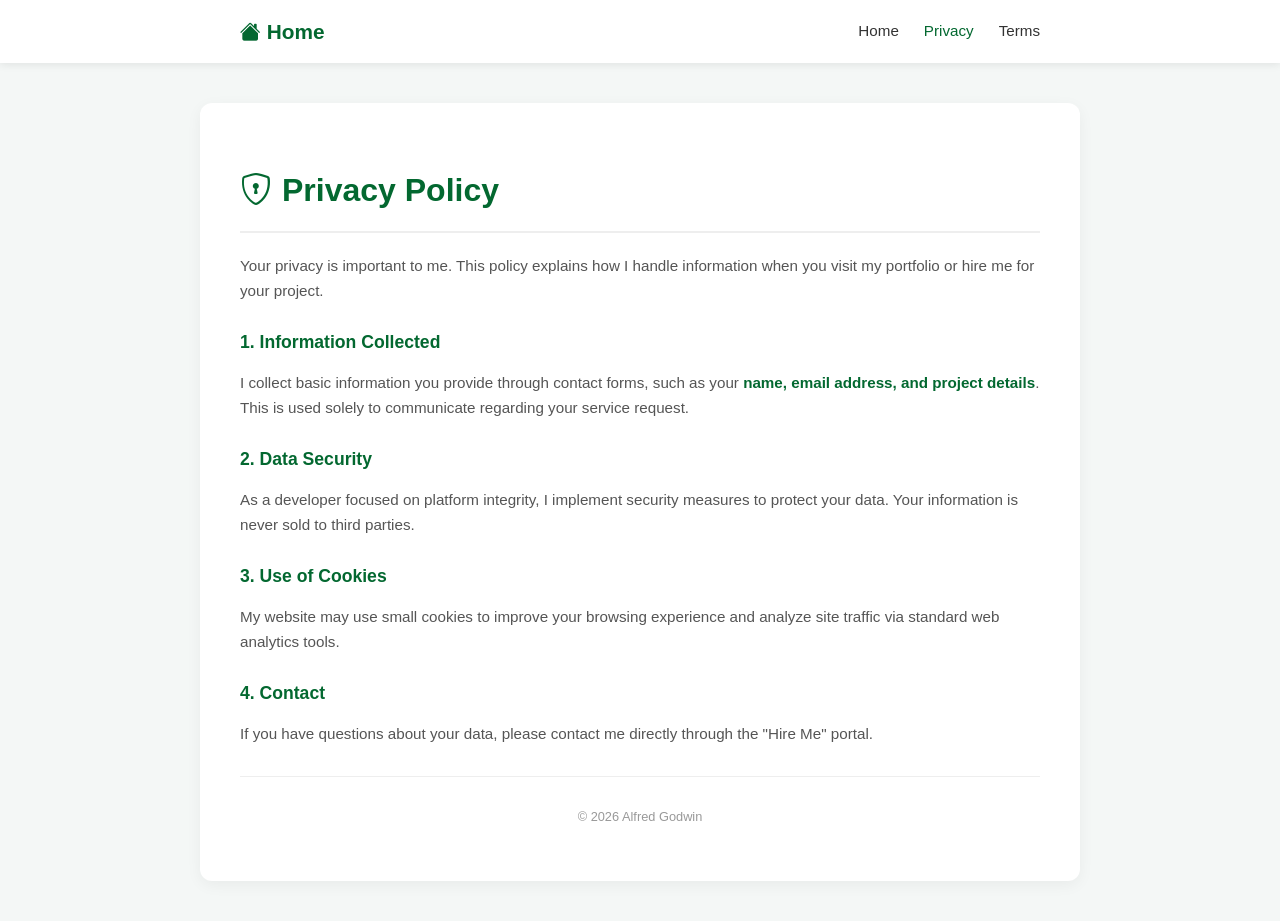
<file: privacy.html>
<!DOCTYPE html>
<html lang="en">
<head>
    <meta charset="UTF-8">
    <meta name="viewport" content="width=device-width, initial-scale=1.0">
    <title>Privacy Policy | Alfred Godwin</title>
    <link rel="stylesheet" href="https://cdn.jsdelivr.net/npm/bootstrap-icons@1.11.3/font/bootstrap-icons.min.css">
    <style>
        :root { --primary: #036830; --bg: #f4f7f6; --card: #ffffff; }
        body { font-family: 'Inter', sans-serif; background: var(--bg); color: #333; margin: 0; line-height: 1.6; }
        
        /* Header Navigation */
        header {
            background: var(--card);
            box-shadow: 0 2px 8px rgba(0,0,0,0.08);
            position: sticky;
            top: 0;
            z-index: 1000;
        }
        
        .header-container {
            max-width: 800px;
            margin: 0 auto;
            padding: 15px 20px;
            display: flex;
            justify-content: space-between;
            align-items: center;
        }
        
        .logo {
            font-size: 1.3rem;
            font-weight: 700;
            color: var(--primary);
            text-decoration: none;
        }
        
        nav {
            display: flex;
            gap: 25px;
        }
        
        nav a {
            text-decoration: none;
            color: #333;
            font-size: 0.95rem;
            font-weight: 500;
            transition: color 0.3s ease;
        }
        
        nav a:hover,
        nav a.active {
            color: var(--primary);
        }
        
        /* Main Content */
        main { padding: 40px 20px; }
        .container { max-width: 800px; margin: 0 auto; background: var(--card); padding: 40px; border-radius: 12px; box-shadow: 0 4px 15px rgba(0,0,0,0.05); }
        h1 { color: var(--primary); display: flex; align-items: center; gap: 10px; border-bottom: 2px solid #eee; padding-bottom: 15px; }
        h2 { color: var(--primary); font-size: 1.1rem; margin-top: 25px; }
        p, li { font-size: 0.95rem; color: #555; }
        .highlight { color: var(--primary); font-weight: 600; }
    </style>
</head>
<body>
    <header>
        <div class="header-container">
            <a href="index.html" class="logo"><i class="bi bi-house-fill"></i> Home</a>
            <nav>
                <a href="index.html">Home</a>
                <a href="privacy.html" class="active">Privacy</a>
                <a href="terms.html">Terms</a>
            </nav>
        </div>
    </header>
    
    <main>
    <div class="container">
        <h1><i class="bi bi-shield-lock"></i> Privacy Policy</h1>
        <p>Your privacy is important to me. This policy explains how I handle information when you visit my portfolio or hire me for your project.</p>

        <h2>1. Information Collected</h2>
        <p>I collect basic information you provide through contact forms, such as your <span class="highlight">name, email address, and project details</span>. This is used solely to communicate regarding your service request.</p>

        <h2>2. Data Security</h2>
        <p>As a developer focused on platform integrity, I implement security measures to protect your data. Your information is never sold to third parties.</p>

        <h2>3. Use of Cookies</h2>
        <p>My website may use small cookies to improve your browsing experience and analyze site traffic via standard web analytics tools.</p>

        <h2>4. Contact</h2>
        <p>If you have questions about your data, please contact me directly through the "Hire Me" portal.</p>
        
        <hr style="border: 0; border-top: 1px solid #eee; margin: 30px 0;">
        <p style="text-align: center; font-size: 0.8rem; color: #999;">&copy; 2026 Alfred Godwin</p>
    </div>
    </main>
</body>
</html>
</file>
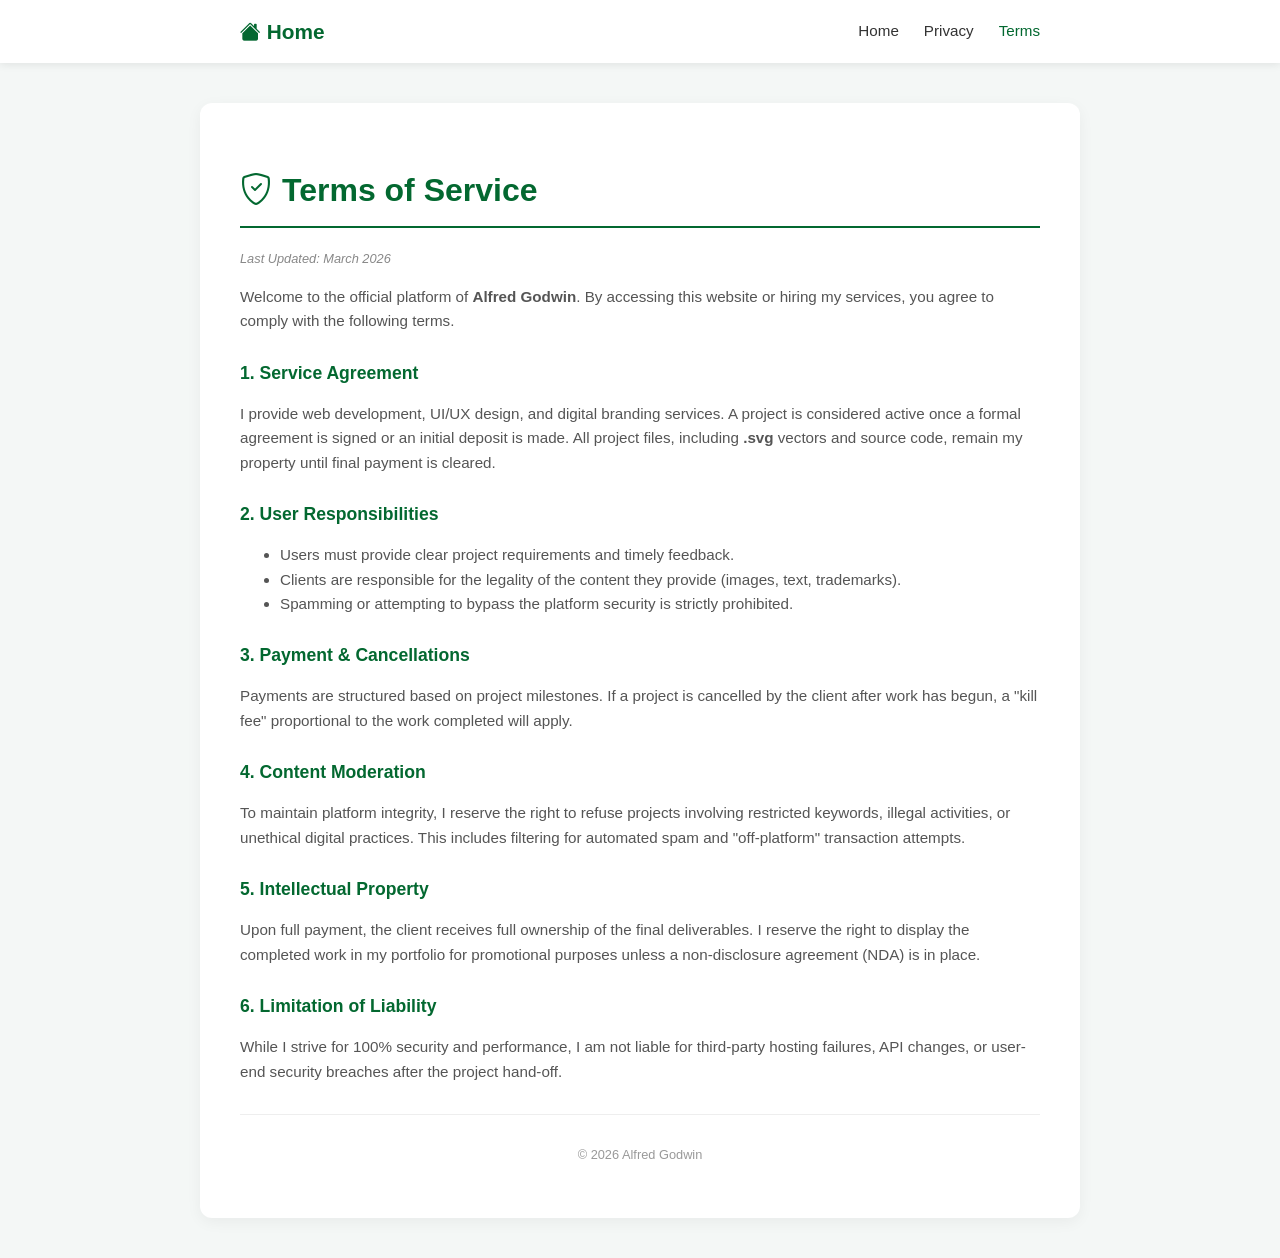
<file: terms.html>
<!DOCTYPE html>
<html lang="en">
<head>
    <meta charset="UTF-8">
    <meta name="viewport" content="width=device-width, initial-scale=1.0">
    <title>Terms of Service | Alfred Godwin Portfolio</title>
    <link rel="stylesheet" href="https://cdn.jsdelivr.net/npm/bootstrap-icons@1.11.3/font/bootstrap-icons.min.css">
    <style>
        :root {
            --primary: #036830;
            --bg: #f4f7f6;
            --card: #ffffff;
        }

        body {
            font-family: 'Inter', sans-serif;
            line-height: 1.6;
            color: #333;
            background-color: var(--bg);
            margin: 0;
        }

        /* Header Navigation */
        header {
            background: var(--card);
            box-shadow: 0 2px 8px rgba(0,0,0,0.08);
            position: sticky;
            top: 0;
            z-index: 1000;
        }
        
        .header-container {
            max-width: 800px;
            margin: 0 auto;
            padding: 15px 20px;
            display: flex;
            justify-content: space-between;
            align-items: center;
        }
        
        .logo {
            font-size: 1.3rem;
            font-weight: 700;
            color: var(--primary);
            text-decoration: none;
        }
        
        nav {
            display: flex;
            gap: 25px;
        }
        
        nav a {
            text-decoration: none;
            color: #333;
            font-size: 0.95rem;
            font-weight: 500;
            transition: color 0.3s ease;
        }
        
        nav a:hover,
        nav a.active {
            color: var(--primary);
        }

        /* Main Content */
        main {
            padding: 40px 20px;
        }

        .container {
            max-width: 800px;
            margin: 0 auto;
            background: var(--card);
            padding: 40px;
            border-radius: 12px;
            box-shadow: 0 4px 15px rgba(0,0,0,0.05);
        }

        h1 {
            color: var(--primary);
            border-bottom: 2px solid var(--primary);
            padding-bottom: 10px;
            display: flex;
            align-items: center;
            gap: 10px;
        }

        h2 {
            font-size: 1.1rem;
            color: var(--primary);
            margin-top: 25px;
        }

        p, ul {
            font-size: 0.95rem;
            color: #555;
        }

        .last-updated {
            font-style: italic;
            color: #888;
            font-size: 0.8rem;
        }

        footer {
            text-align: center;
            margin-top: 30px;
            font-size: 0.8rem;
            color: #999;
        }
    </style>
</head>
<body>
    <header>
        <div class="header-container">
            <a href="index.html" class="logo"><i class="bi bi-house-fill"></i> Home</a>
            <nav>
                <a href="index.html">Home</a>
                <a href="privacy.html">Privacy</a>
                <a href="terms.html" class="active">Terms</a>
            </nav>
        </div>
    </header>
    
    <main>
    <div class="container">
    <h1><i class="bi bi-shield-check"></i> Terms of Service</h1>
    <p class="last-updated">Last Updated: March 2026</p>

    <p>Welcome to the official platform of <strong>Alfred Godwin</strong>. By accessing this website or hiring my services, you agree to comply with the following terms.</p>

    <h2>1. Service Agreement</h2>
    <p>I provide web development, UI/UX design, and digital branding services. A project is considered active once a formal agreement is signed or an initial deposit is made. All project files, including <strong>.svg</strong> vectors and source code, remain my property until final payment is cleared.</p>

    <h2>2. User Responsibilities</h2>
    <ul>
        <li>Users must provide clear project requirements and timely feedback.</li>
        <li>Clients are responsible for the legality of the content they provide (images, text, trademarks).</li>
        <li>Spamming or attempting to bypass the platform security is strictly prohibited.</li>
    </ul>

    <h2>3. Payment & Cancellations</h2>
    <p>Payments are structured based on project milestones. If a project is cancelled by the client after work has begun, a "kill fee" proportional to the work completed will apply.</p>

    <h2>4. Content Moderation</h2>
    <p>To maintain platform integrity, I reserve the right to refuse projects involving restricted keywords, illegal activities, or unethical digital practices. This includes filtering for automated spam and "off-platform" transaction attempts.</p>

    <h2>5. Intellectual Property</h2>
    <p>Upon full payment, the client receives full ownership of the final deliverables. I reserve the right to display the completed work in my portfolio for promotional purposes unless a non-disclosure agreement (NDA) is in place.</p>

    <h2>6. Limitation of Liability</h2>
    <p>While I strive for 100% security and performance, I am not liable for third-party hosting failures, API changes, or user-end security breaches after the project hand-off.</p>
    
    <hr style="border: 0; border-top: 1px solid #eee; margin: 30px 0;">
    <p style="text-align: center; font-size: 0.8rem; color: #999;">&copy; 2026 Alfred Godwin</p>
    </div>
    </main>
</body>
</html>
</file>
